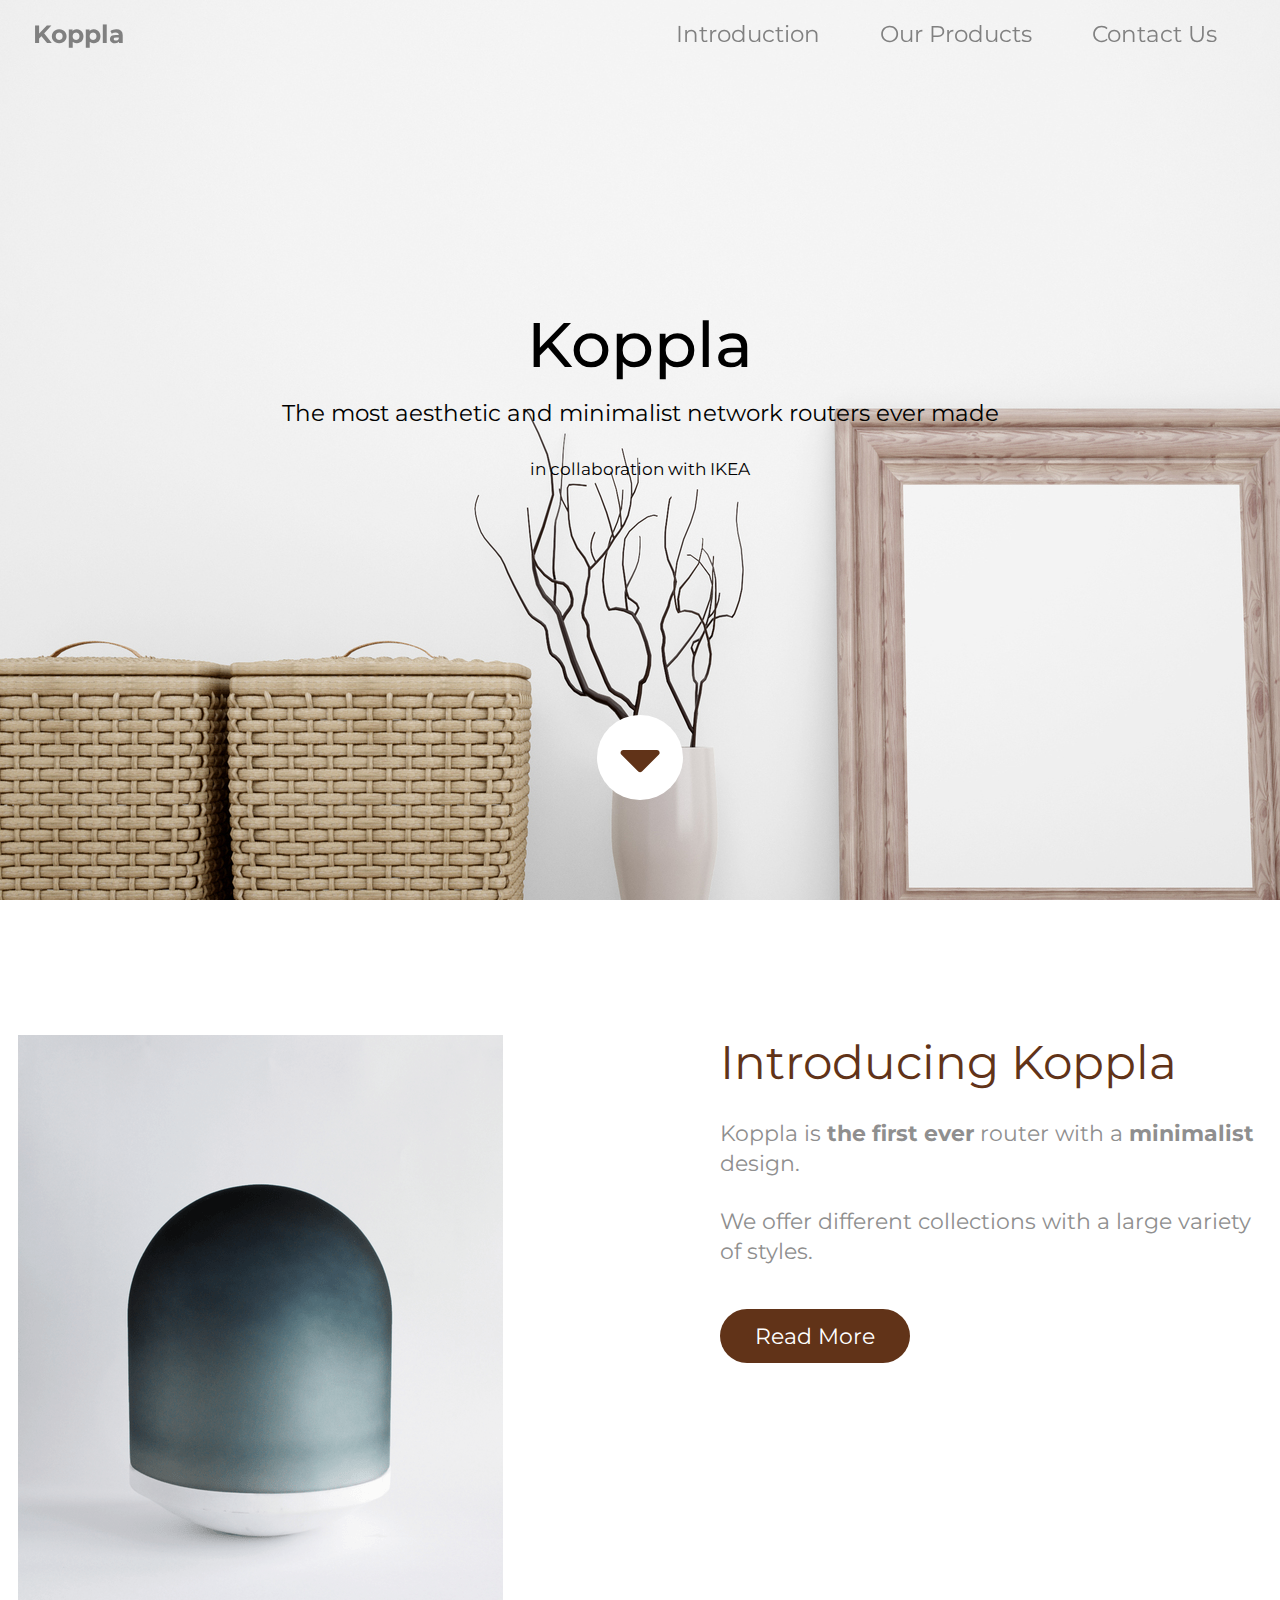
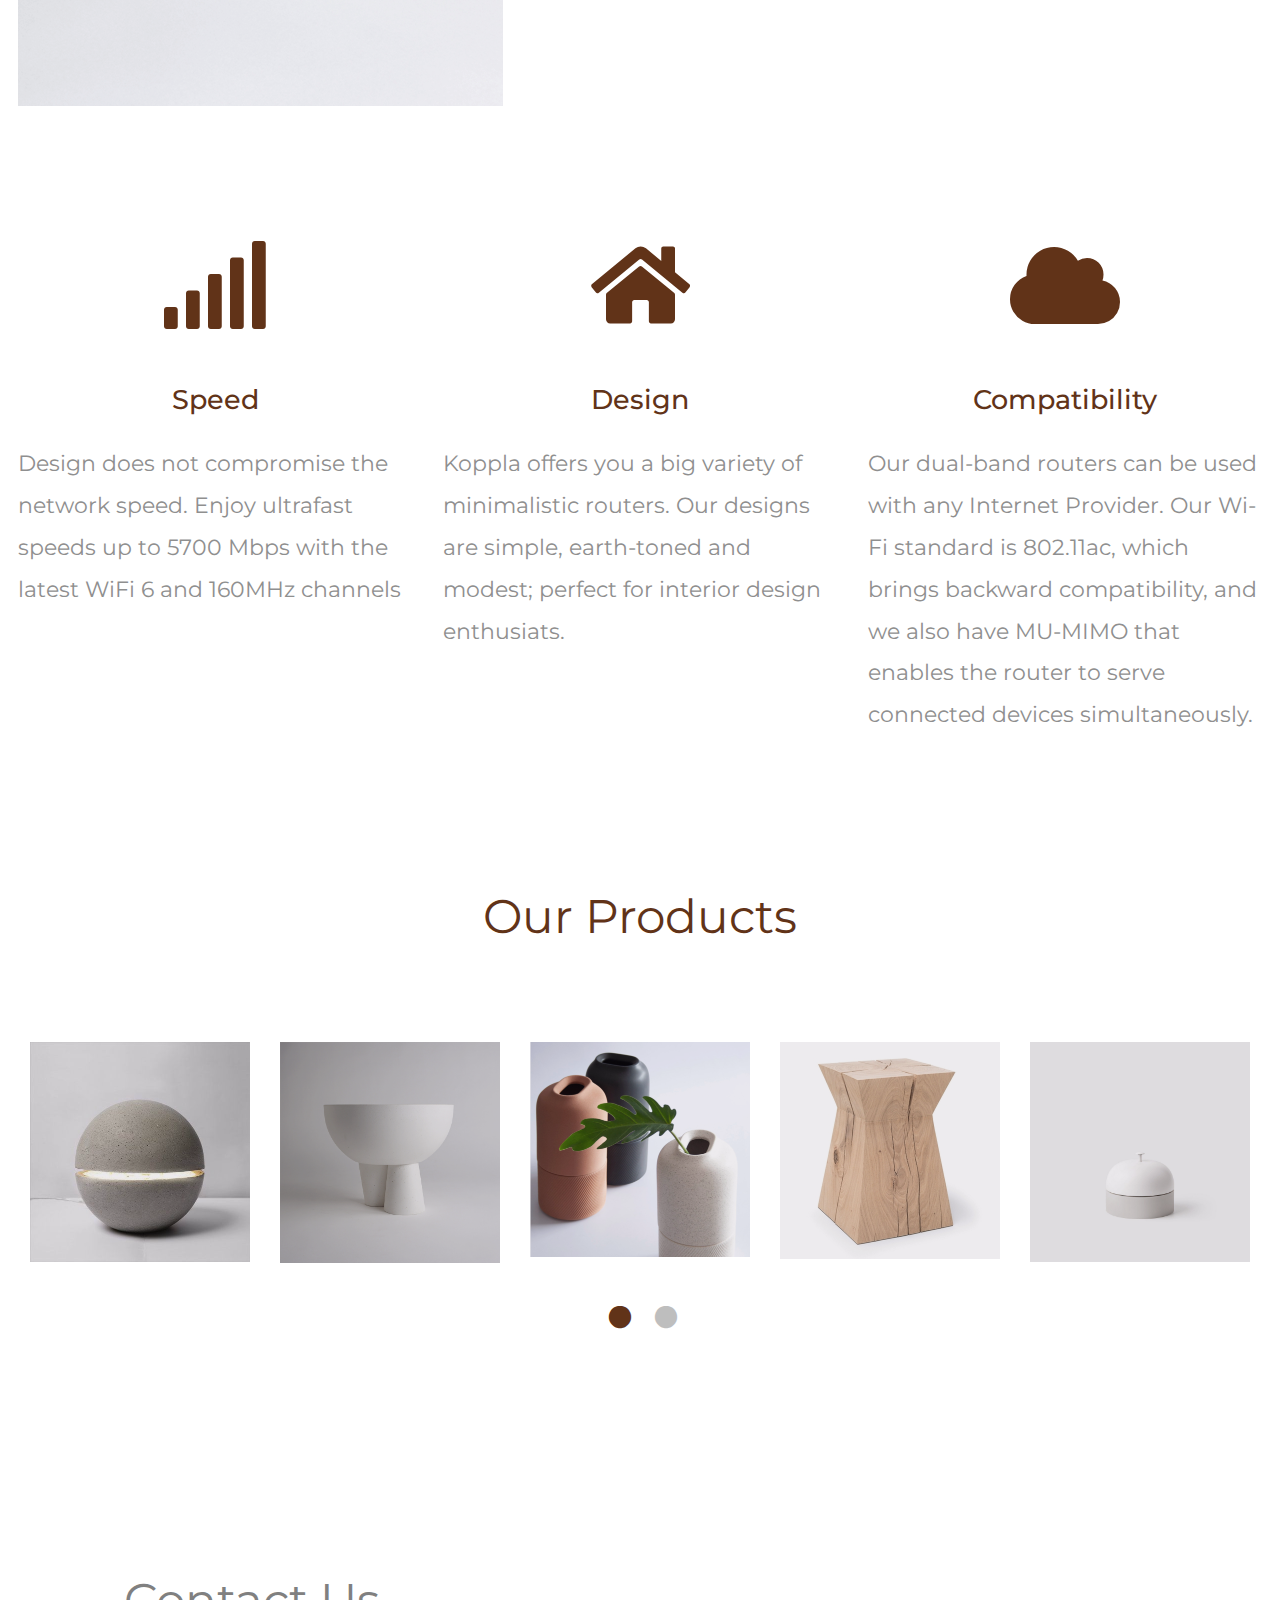
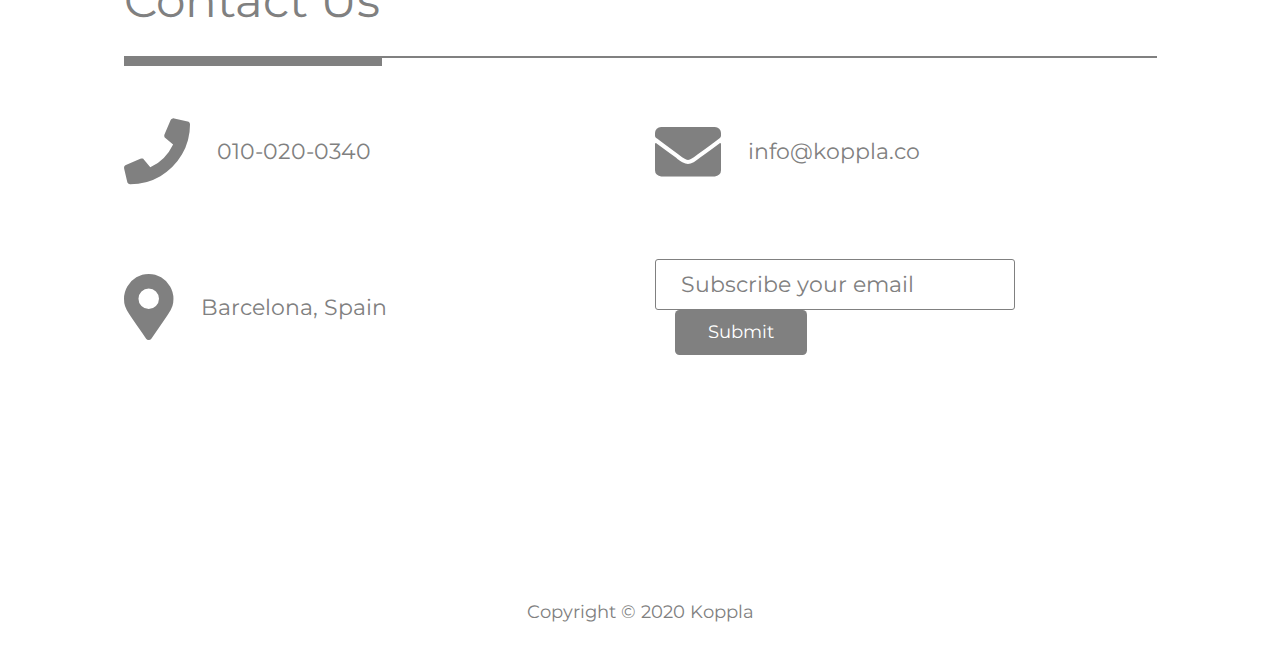
<file: index.html>
<!DOCTYPE html>
<html lang="en">
  <head>
    <meta charset="UTF-8" />
    <meta name="viewport" content="width=device-width, initial-scale=1.0" />
    <meta http-equiv="X-UA-Compatible" content="ie=edge" />
    <title>Koppla</title>
    <link rel="stylesheet" href="fontawesome-5.5/css/all.min.css" />
    <link rel="stylesheet" href="slick/slick.css">
    <link rel="stylesheet" href="slick/slick-theme.css">
    <link rel="stylesheet" href="magnific-popup/magnific-popup.css">
    <link rel="stylesheet" href="css/bootstrap.min.css" />
    <link rel="stylesheet" href="css/templatemo-style.css" />
    <link href='https://fonts.googleapis.com/css?family=Montserrat' rel='stylesheet'>
	<style>
	body {
	    font-family: 'Montserrat';font-size: 22px;
	}
	</style>
    <!--
	The Town
	https://templatemo.com/tm-525-the-town
	-->
  </head>
  <body>    
    <!-- Hero section -->
    <section id="hero" class="text-white tm-font-big tm-parallax">
      <!-- Navigation -->
      <nav class="navbar navbar-expand-md tm-navbar" id="tmNav">              
        <div class="container">   
          <div class="tm-next">
              <a href="#hero" class="navbar-brand" style="color: grey">Koppla</a>
          </div>             
            
          <button class="navbar-toggler" type="button" data-toggle="collapse" data-target="#navbarSupportedContent" aria-controls="navbarSupportedContent" aria-expanded="false" aria-label="Toggle navigation">
            <i class="fas fa-bars navbar-toggler-icon"></i>
          </button>
          <div class="collapse navbar-collapse" id="navbarSupportedContent">
            <ul class="navbar-nav ml-auto">
              <li class="nav-item">
                  <a class="nav-link tm-nav-link" href="#introduction" style="color: grey">Introduction</a>
              </li>
              <li class="nav-item">
                  <a class="nav-link tm-nav-link" href="#work" style="color: grey">Our Products</a>
              </li>
              <li class="nav-item">
                  <a class="nav-link tm-nav-link" href="#contact" style="color: grey">Contact Us</a>
              </li>                    
            </ul>
          </div>        
        </div>
      </nav>
      
      <div class="text-center tm-hero-text-container">
        <div class="tm-hero-text-container-inner">
            <h2 class="tm-hero-title" style="color: black">Koppla</h2>
            <p class="tm-hero-subtitle">
              The most aesthetic and minimalist network routers ever made
              <br /><p class="ikea">in collaboration with IKEA</p>
              </p>
        </div>        
      </div>

      <div class="tm-next tm-intro-next">
        <a href="#introduction" class="text-center tm-down-arrow-link">
          <i class="fas fa-3x fa-caret-down tm-down-arrow"></i>
        </a>
      </div>      
    </section>

    <section id="introduction" class="tm-section-pad-top">
      <div class="container">
        <div class="row">
          <div class="col-lg-6">
            <img src="img/home1.png" alt="Image" class="img-fluid tm-intro-img" />
          </div>
          <div class="col-lg-6">
            <div class="tm-intro-text-container">
                <h2 class="tm-text-primary mb-4 tm-section-title">Introducing Koppla</h2>
                <p class="mb-4 tm-intro-text" style="margin-top: 30">
                  Koppla is <strong>the first ever</strong> router with a <strong> minimalist </strong> design. 
              </p>
                <p class="mb-5 tm-intro-text">
                  We offer different collections with a large variety of styles. </p>
                <div class="tm-next">
                  <a href="#work" class="tm-intro-text tm-btn-primary">Read More</a>
                </div>
            </div>
          </div>
        </div>

        <div class="row tm-section-pad-top">
          <div class="col-lg-4">
            <i class="fas fa-4x fa-signal text-center tm-icon"></i>
            <h4 class="text-center tm-text-primary mb-4">Speed</h4>
            <p>
              Design does not compromise the network speed. 
              Enjoy ultrafast speeds up to 5700 Mbps with the latest WiFi 6  and 160MHz channels
            </p>
          </div>
        
        <div class="col-lg-4 mt-5 mt-lg-0">
          <i class="fas fa-4x fa-home text-center tm-icon"></i>
          <h4 class="text-center tm-text-primary mb-4">Design</h4>
          <p>
            Koppla offers you a big variety of minimalistic routers. Our designs are simple, earth-toned and modest; 
            perfect for interior design enthusiats.
          </p>
        </div>
        <div class="col-lg-4 mt-5 mt-lg-0">
          <i class="fas fa-4x fa-cloud text-center tm-icon"></i>
          <h4 class="text-center tm-text-primary mb-4">Compatibility</h4>
          <p>
            Our dual-band routers can be used with any Internet Provider. Our Wi-Fi standard is 802.11ac, which brings backward compatibility, and we also have MU-MIMO that enables the router to serve connected devices simultaneously.
          </p>
        </div>
      </div>
    </section>
    <section id="work" class="tm-section-pad-top">
      <div class="container tm-container-gallery">
        <div class="row">
          <div class="text-center col-12">
              <h2 class="tm-text-primary tm-section-title mb-4">Our Products</h2>
              <!--<p class="mx-auto tm-work-description">
                "Curabitur ac orci ac lorem blandit volutpat. Sed ac sodales nibh, ut
                porttitor elit. Sed id dui mi. Vestibulum ante ipsum primis in faucibus
                orci luctus et ultrices posuere cubilia."
              </p>-->
          </div>            
        </div>
        <div class="row">
            <div class="col-12">
                <div class="mx-auto tm-gallery-container">
                    <div class="grid tm-gallery">
                      <a href="img/router1.jpg">
                        <figure class="effect-honey tm-gallery-item">
                          <img src="img/router1.jpg" alt="Image" class="img-fluid">
                          <figcaption>
                            <h2><i>Lätt</i></h2>
                          </figcaption>
                        </figure>
                      </a>
                      <a href="img/router5.png">
                        <figure class="effect-honey tm-gallery-item">
                          <img src="img/router5.png" alt="Image" class="img-fluid">
                          <figcaption>
                            <h2><i>Kärlek</i></h2>
                          </figcaption>
                        </figure>
                      </a>
                      <a href="img/router2-resize.png">
                        <figure class="effect-honey tm-gallery-item">
                          <img src="img/router2-resize.png" alt="Image" class="img-fluid">
                          <figcaption>
                            <h2><i>Hemma</i></h2>
                          </figcaption>
                        </figure>
                      </a>
                      <a href="img/fusta.jpg">
                        <figure class="effect-honey tm-gallery-item">
                          <img src="img/fusta.jpg" alt="Image" class="img-fluid">
                          <figcaption>
                            <h2><i>Virke</i></h2>
                          </figcaption>
                        </figure>
                      </a>
                      <a href="img/router3.png">
                        <figure class="effect-honey tm-gallery-item">
                          <img src="img/router3.png" alt="Image" class="img-fluid">
                          <figcaption>
                            <h2><i>Moln</i></h2>
                          </figcaption>
                        </figure>
                      </a>
                      <a href="img/ultima.png">
                        <figure class="effect-honey tm-gallery-item">
                          <img src="img/ultima.png" alt="Image" class="img-fluid">
                          <figcaption>
                            <h2><i>Knapp</i></h2>
                          </figcaption>
                        </figure>
                      </a>
                      <!--
                      <a href="img/gallery-img-01.jpg">
                        <figure class="effect-honey tm-gallery-item">
                          <img src="img/gallery-tn-01.jpg" alt="Image" class="img-fluid">
                          <figcaption>
                            <h2><i>Nom3</i></h2>
                          </figcaption>
                        </figure>
                      </a>
                      <a href="img/gallery-img-02.jpg">
                        <figure class="effect-honey tm-gallery-item">
                          <img src="img/gallery-tn-02.jpg" alt="Image" class="img-fluid">
                          <figcaption>
                            <h2><i>Nom4</i></h2>
                          </figcaption>
                        </figure>
                      </a>-->
                    </div>
                </div>                
            </div>        
          </div>
      </div>
    </section>

    <!-- Contact -->
    <section id="contact" class="tm-section-pad-top tm-parallax-2">
      <div class="container tm-container-contact">
        <div class="row">
            <div class="col-12">
                <h2 class="mb-4 tm-section-title" style="color: grey">Contact Us</h2>
                <div class="mb-5 tm-underline">
                  <div class="tm-underline-inner"></div>
                </div>
            </div>
            
            <div class="col-sm-12 col-md-6 d-flex align-items-center tm-contact-item">
              <a href="tel:0100200340" class="tm-contact-item-link">
                  <i class="fas fa-3x fa-phone mr-4" style="color: grey"></i>
                  <span class="mb-0" style="color: grey">010-020-0340</span>
              </a>              
            </div>
            <div class="col-sm-12 col-md-6 d-flex align-items-center tm-contact-item" style="color: grey">
              <a href="mailto:info@company.co" class="tm-contact-item-link">
                  <i class="fas fa-3x fa-envelope mr-4" style="color: grey"></i>
                  <span class="mb-0" style="color: grey">info@koppla.co</span>
              </a>              
            </div>
            <div class="col-sm-12 col-md-6 d-flex align-items-center tm-contact-item" style="color: grey">
              <a href="https://www.google.com/maps/place/Barcelona/@41.3947688,2.0787283,12z/data=!3m1!4b1!4m5!3m4!1s0x12a49816718e30e5:0x44b0fb3d4f47660a!8m2!3d41.3850639!4d2.1734035" class="tm-contact-item-link">
                  <i class="fas fa-3x fa-map-marker-alt mr-4" style="color: grey"></i>
                  <span class="mb-0" style="color: grey">Barcelona, Spain</span>
              </a>              
            </div>
            <div class="col-sm-12 col-md-6 d-flex align-items-center tm-contact-item" style="color: grey">
              <form action="" method="get">
                <input name="email" type="email" placeholder="Subscribe your email" class="tm-input" required />
                <button type="submit" class="btn tm-btn-submit">Submit</button>
              </form>
            </div>
        </div>
      </div>
      <footer class="text-center small tm-footer">
          <p class="mb-0" style="color: grey">
            Copyright &copy; 2020 Koppla
          </p>
        </footer>
    </section>
    <script src="js/jquery-1.9.1.min.js"></script>     
    <script src="slick/slick.min.js"></script>
    <script src="magnific-popup/jquery.magnific-popup.min.js"></script>
    <script src="js/jquery.singlePageNav.min.js"></script>     
    <script src="js/bootstrap.min.js"></script> 
    <script>

      function getOffSet(){
        var _offset = 450;
        var windowHeight = window.innerHeight;

        if(windowHeight > 500) {
          _offset = 400;
        } 
        if(windowHeight > 680) {
          _offset = 300
        }
        if(windowHeight > 830) {
          _offset = 210;
        }

        return _offset;
      }

      function setParallaxPosition($doc, multiplier, $object){
        var offset = getOffSet();
        var from_top = $doc.scrollTop(),
          bg_css = 'center ' +(multiplier * from_top - offset) + 'px';
        $object.css({"background-position" : bg_css });
      }

      // Parallax function
      // Adapted based on https://codepen.io/roborich/pen/wpAsm        
      var background_image_parallax = function($object, multiplier, forceSet){
        multiplier = typeof multiplier !== 'undefined' ? multiplier : 0.5;
        multiplier = 1 - multiplier;
        var $doc = $(document);
        // $object.css({"background-attatchment" : "fixed"});

        if(forceSet) {
          setParallaxPosition($doc, multiplier, $object);
        } else {
          $(window).scroll(function(){          
            setParallaxPosition($doc, multiplier, $object);
          });
        }
      };

      var background_image_parallax_2 = function($object, multiplier){
        multiplier = typeof multiplier !== 'undefined' ? multiplier : 0.5;
        multiplier = 1 - multiplier;
        var $doc = $(document);
        $object.css({"background-attachment" : "fixed"});
        $(window).scroll(function(){
          var firstTop = $object.offset().top,
              pos = $(window).scrollTop(),
              yPos = Math.round((multiplier * (firstTop - pos)) - 186);              

          var bg_css = 'center ' + yPos + 'px';

          $object.css({"background-position" : bg_css });
        });
      };
      
      $(function(){
        // Hero Section - Background Parallax
        background_image_parallax($(".tm-parallax"), 0.30, false);
        background_image_parallax_2($("#contact"), 0.80);   
        
        // Handle window resize
        window.addEventListener('resize', function(){
          background_image_parallax($(".tm-parallax"), 0.30, true);
        }, true);

        // Detect window scroll and update navbar
        $(window).scroll(function(e){          
          if($(document).scrollTop() > 120) {
            $('.tm-navbar').addClass("scroll");
          } else {
            $('.tm-navbar').removeClass("scroll");
          }
        });
        
        // Close mobile menu after click 
        $('#tmNav a').on('click', function(){
          $('.navbar-collapse').removeClass('show'); 
        })

        // Scroll to corresponding section with animation
        $('#tmNav').singlePageNav();        
        
        // Add smooth scrolling to all links
        // https://www.w3schools.com/howto/howto_css_smooth_scroll.asp
        $("a").on('click', function(event) {
          if (this.hash !== "") {
            event.preventDefault();
            var hash = this.hash;

            $('html, body').animate({
              scrollTop: $(hash).offset().top
            }, 400, function(){
              window.location.hash = hash;
            });
          } // End if
        });

        // Pop up
        $('.tm-gallery').magnificPopup({
          delegate: 'a',
          type: 'image',
          gallery: { enabled: true }
        });

        // Gallery
        $('.tm-gallery').slick({
          dots: true,
          infinite: false,
          slidesToShow: 5,
          slidesToScroll: 2,
          responsive: [
          {
            breakpoint: 1199,
            settings: {
              slidesToShow: 4,
              slidesToScroll: 2
            }
          },
          {
            breakpoint: 991,
            settings: {
              slidesToShow: 3,
              slidesToScroll: 2
            }
          },
          {
            breakpoint: 767,
            settings: {
              slidesToShow: 2,
              slidesToScroll: 1
            }
          },
          {
            breakpoint: 480,
            settings: {
              slidesToShow: 1,
              slidesToScroll: 1
            }
          }
        ]
        });
      });
    </script>
  </body>
</html>
</file>
<file: css/templatemo-style.css>
/*

The Town

https://templatemo.com/tm-525-the-town

*/

html {
  font-size: 18px;
}

body {
  color: #8f8f8f;
  margin: 0;
  padding: 0;
  overflow-x: hidden;
}
a {
  transition: all 0.3s ease;
}

a:hover,
a:focus {
  text-decoration: none;
}

a:focus {
  outline: none;
}

.btn {
  padding: 8px 32px;
}

.btn:hover {
  background-color: #ced4da;
}

.tm-section-pad-top {
  padding-top: 135px;
}

.tm-text-primary {
  color: #613318;
}

.tm-font-big {
  font-size: 1.25rem;
}

.tm-btn-primary {
  color: white;
  background-color: #613318;
  padding: 14px 35px;
  border-radius: 30px;
}

.tm-btn-primary:hover,
.tm-btn-primary:focus {
  color: white;
  background-color: #613318;
}

/* Navbar */

.tm-navbar {
  position: fixed;
  width: 100%;
  z-index: 1000;
  background-color: transparent;
  transition: all 0.3s ease;
}

.tm-navbar.scroll {
  background-color: white;
  border-bottom: 1px solid #e9ecef;
}

.navbar-brand {
  color: white;
  font-size: 1.4rem;
  font-weight: bold;
}

.navbar-brand:hover,
.tm-navbar.scroll .navbar-brand:hover {
  color: #613318;
}

.tm-navbar.scroll .navbar-brand {
  color: #8f8f8f;
}

.nav-item {
  list-style: none;
}

.tm-nav-link {
  color: white;
}

.tm-navbar.scroll .tm-nav-link {
  color: #8f8f8f;
}

.tm-navbar.scroll .tm-nav-link:hover,
.tm-navbar.scroll .tm-nav-link.current,
.tm-nav-link:hover {
  color: #613318;
}

.navbar-toggler {
  border: 1px solid white;
  padding-left: 10px;
  padding-right: 10px;
}

.navbar-toggler-icon {
  color: white;
  padding-top: 6px;
}

.tm-navbar.scroll .navbar-toggler {
  border: 1px solid #8f8f8f;
}

.tm-navbar.scroll .navbar-toggler-icon {
  color: #8f8f8f;
}

/* Hero */

#hero {
  background-image: url(../img/yes.jpg);
  background-repeat: no-repeat;
  height: 100vh;
  min-height: 375px;
  position: relative;
}

@media (min-height: 830px) {
  #hero {
    background-position: center -210px;
  }
}

@media (min-height: 680px) and (max-height: 829px) {
  #hero {
    background-position: center -300px;
  }
}

@media (min-height: 500px) and (max-height: 679px) {
  #hero {
    background-position: center -400px;
  }
}

@media (max-height: 499px) {
  #hero {
    background-position: center -450px;
  }
}

.tm-hero-subtitle{
  color: black;
}

.tm-hero-text-container {
  width: 100%;
  height: 100%;
  display: flex;
  flex-flow: column;
  justify-content: center;
}

.tm-hero-text-container-inner {
  margin-top: -90px;
}

.tm-hero-title {
  font-size: 3.5rem;
}

.tm-intro-next {
  position: absolute;
  bottom: 100px;
  left: 0;
  right: 0;
}

@media (max-height: 480px) {
  .tm-hero-text-container-inner {
    margin-top: -40px;
  }

  .tm-intro-next {
    bottom: 20px;
  }
}

.tm-down-arrow-link {
  display: block;
  margin-top: 18%;
}

.tm-down-arrow {
  color: #613318;
  cursor: pointer;
  background: white;
  border-radius: 50%;
  padding: 10px 22px 8px;
  transition: all 0.3s ease;
}

.tm-down-arrow:hover,
.tm-down-arrow:focus {
  color: white;
  background: #613318;
}

/* Introduction */

.tm-section-title {
  font-size: 2.6rem;
  font-weight: normal;
}

.tm-intro-text {
  font-size: 1.2rem;
  line-height: 1.4;
}

.tm-icon {
  display: block;
  margin-bottom: 55px;
  color: #613318;
}

.fa-cog {
  color: black;
}

/* Work */

.tm-work-description {
  max-width: 650px;
  width: 100%;
  font-size: 0.9rem;
}

.tm-gallery-container {
  padding-top: 70px;
  padding-bottom: 120px;
}

.tm-gallery-item {
  margin: 0 15px;
}

.slick-dots {
  bottom: -65px;
}

.slick-dots li {
  margin: 0 13px;
}

.slick-dots li button:hover:before,
.slick-dots li button:focus:before,
.slick-dots li.slick-active button:before {
  opacity: 1;
  color: #613318;
}

.slick-dots li button:before {
  font-size: 26px;
}

/* Hover Effect */
/* Common style */
.grid figure {
  position: relative;
  float: left;
  overflow: hidden;
  /* margin: 10px 1%;
  min-width: 320px;
	max-width: 480px;
	max-height: 360px;
	width: 48%; */
  background: #613318;
  text-align: center;
  cursor: pointer;
}

.grid figure img {
  position: relative;
  display: block;
  min-height: 100%;
  max-width: 100%;
  opacity: 0.8;
}

.grid figure figcaption {
  padding: 2em;
  color: #fff;
  text-transform: uppercase;
  font-size: 1.25em;
  -webkit-backface-visibility: hidden;
  backface-visibility: hidden;
}

.grid figure figcaption::before,
.grid figure figcaption::after {
  pointer-events: none;
}

.grid figure figcaption,
.grid figure figcaption > a {
  position: absolute;
  top: 0;
  left: 0;
  width: 100%;
  height: 100%;
}

/* Anchor will cover the whole item by default */
/* For some effects it will show as a button */
.grid figure figcaption > a {
  z-index: 1000;
  text-indent: 200%;
  white-space: nowrap;
  font-size: 0;
  opacity: 0;
}

.grid figure h2 {
  word-spacing: -0.15em;
  font-weight: 300;
}

.grid figure h2 span {
  font-weight: 800;
}

.grid figure h2,
.grid figure p {
  margin: 0;
}

.grid figure p {
  letter-spacing: 1px;
  font-size: 68.5%;
}

/*---------------*/
/***** Honey *****/
/*---------------*/

figure.effect-honey {
  background: #4a3753;
  max-width: 220px;
}

figure.effect-honey img {
  opacity: 0.9;
  -webkit-transition: opacity 0.35s;
  transition: opacity 0.35s;
}

figure.effect-honey:hover img {
  opacity: 0.5;
}

figure.effect-honey figcaption::before {
  position: absolute;
  bottom: 0;
  left: 0;
  width: 100%;
  height: 10px;
  background: #613318;
  content: "";
  -webkit-transform: translate3d(0, 10px, 0);
  transform: translate3d(0, 10px, 0);
}

figure.effect-honey h2 {
  position: absolute;
  bottom: 0;
  left: 0;
  padding: 1em 1.5em;
  width: 100%;
  text-align: left;
  -webkit-transform: translate3d(0, -30px, 0);
  transform: translate3d(0, -30px, 0);
}

figure.effect-honey h2 i {
  font-style: normal;
  opacity: 0;
  -webkit-transition: opacity 0.35s, -webkit-transform 0.35s;
  transition: opacity 0.35s, transform 0.35s;
  -webkit-transform: translate3d(0, -30px, 0);
  transform: translate3d(0, -30px, 0);
}

figure.effect-honey figcaption::before,
figure.effect-honey h2 {
  -webkit-transition: -webkit-transform 0.35s;
  transition: transform 0.35s;
}

figure.effect-honey:hover figcaption::before,
figure.effect-honey:hover h2,
figure.effect-honey:hover h2 i {
  opacity: 1;
  -webkit-transform: translate3d(0, 0, 0);
  transform: translate3d(0, 0, 0);
}

.cropped{
  width: 440px;
  height: 439px;
}

/* Contact */

#contact {
  color: grey;
  background-image: url(../img/final2.jpg);
  background-position: center;
  background-repeat: no-repeat;
  min-height: 850px;
  position: relative;
  padding-bottom: 50px;
  padding-top: 160px;
}

.tm-underline {
  border-top: 2px solid grey;
  height: 8px;
  width: 100%;
  color: grey;
}

.tm-underline-inner {
  width: 25%;
  height: 8px;
  background: grey;
}

.tm-contact-item {
  margin-bottom: 75px;
}

.tm-contact-item-link {
  display: flex;
  align-items: center;
}

.tm-contact-item-link i,
.tm-contact-item-link span {
  color: grey;
  transition: all 0.3s ease;
}

.tm-contact-item-link:hover i,
.tm-contact-item-link:hover span {
  color: #613318;
}

.tm-input {
  padding: 8px 25px;
  border-radius: 3px;
  border: 1px solid grey;
  background: transparent;
  color: grey;
}

::placeholder {
  /* Chrome, Firefox, Opera, Safari 10.1+ */
  color: grey;
  opacity: 1; /* Firefox */
}

:-ms-input-placeholder {
  /* Internet Explorer 10-11 */
  color: grey;
}

::-ms-input-placeholder {
  /* Microsoft Edge */
  color: grey;
}

.tm-btn-submit {
  margin-left: 20px;
  color: white;
  background-color: grey;
}

.ikea{
  color: black;
  font-size: 17px;
}

.tm-footer {
  position: absolute;
  bottom: 35px;
  left: 0;
  right: 0;
  padding: 0 15px;
}

.tm-footer-link {
  color: white;
}

.tm-footer-link:hover,
.tm-footer-link:focus {
  color: #613318;
  text-decoration: none;
}

p {
  line-height: 1.9;
}

@media (min-width: 768px) {
  .tm-intro-text-container {
    padding-left: 65px;
  }

  .navbar-expand-md .navbar-nav .nav-link {
    padding-right: 30px;
    padding-left: 30px;
  }
}

@media (min-width: 1200px) {
  .container {
    max-width: 1275px;
  }

  .tm-container-gallery {
    max-width: 1290px;
  }

  .tm-container-contact {
    max-width: 1063px;
  }
}

@media (max-width: 991px) {
  .tm-intro-text-container {
    padding-left: 15px;
    padding-top: 30px;
    max-width: 600px;
    margin-left: auto;
    margin-right: auto;
  }

  .tm-intro-img {
    display: block;
    margin-left: auto;
    margin-right: auto;
  }

  .tm-btn-submit {
    margin-left: 0;
    margin-top: 20px;
  }
}

@media (max-width: 767px) {
  .tm-btn-submit {
    margin-left: 20px;
    margin-top: 0;
  }

  .navbar-nav {
    max-width: 200px;
    text-align: right;
  }

  .navbar-collapse {
    background-color: rgb(255, 255, 255);
    padding: 10px;
    border-radius: 3px;
  }

  .navbar-collapse .nav-link {
    color: #8f8f8f;
  }
}

@media (max-width: 480px) {
  .tm-gallery-container {
    max-width: 220px;
    margin-left: auto;
    margin-right: auto;
  }

  .slick-dots li {
    margin: 0 8px;
  }

  .tm-gallery-item {
    margin: 0;
  }
}

@media (max-width: 420px) {
  .tm-btn-submit {
    display: block;
    margin-left: 0;
    margin-top: 20px;
  }
}
</file>
